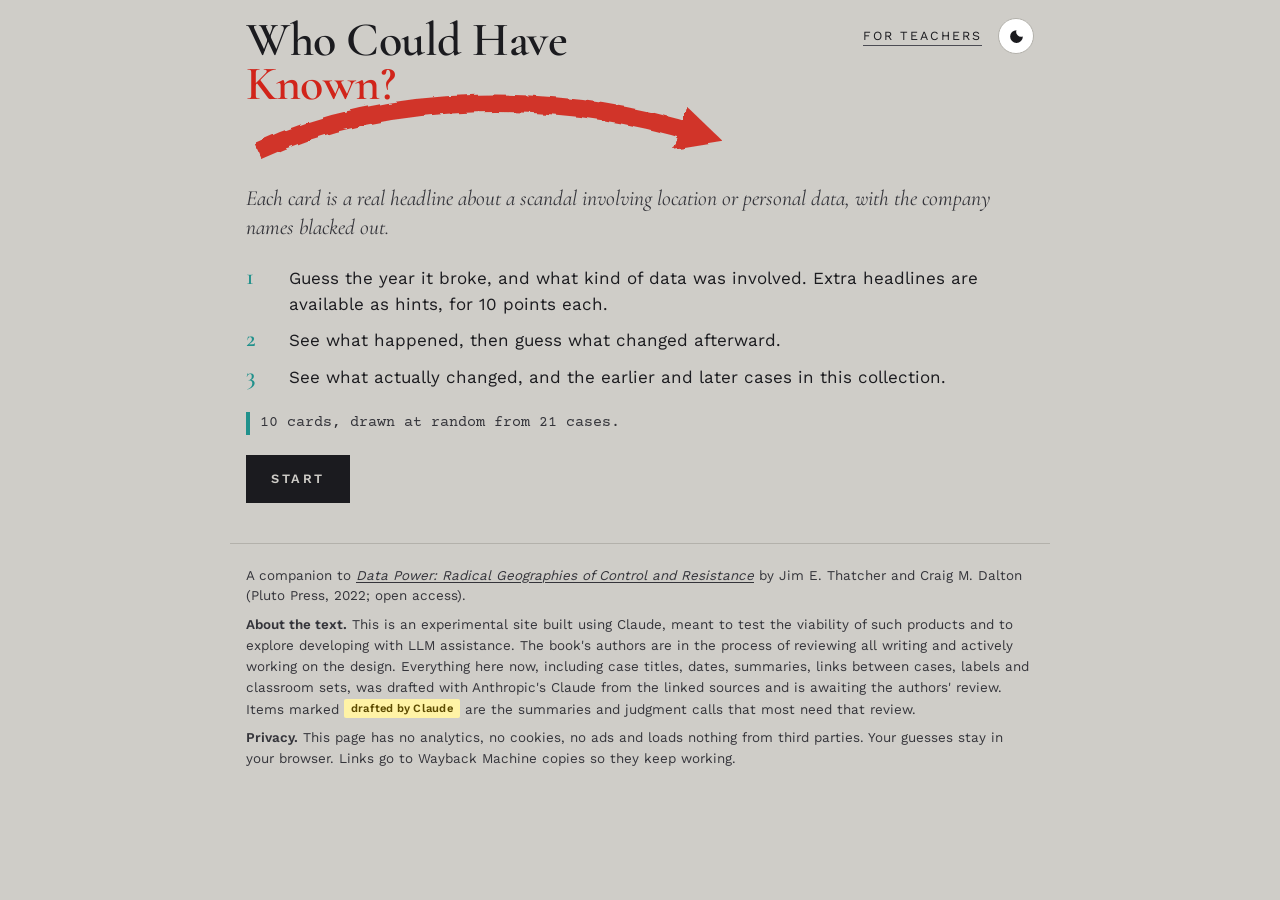
<file: index.html>
<!DOCTYPE html>
<html lang="en" data-theme="light">
<head>
  <meta charset="utf-8">
  <meta name="viewport" content="width=device-width, initial-scale=1">
  <title>Who Could Have Known?</title>
  <meta name="description" content="A trivia game about location-data scandals: guess the year, then guess what changed.">
  <meta name="theme-color" content="#ffffff">
  <link rel="icon" href="data:image/svg+xml,%3Csvg xmlns='http://www.w3.org/2000/svg' viewBox='0 0 32 32'%3E%3Crect width='32' height='32' rx='6' fill='%23ffffff'/%3E%3Crect x='6' y='10' width='20' height='4' fill='%23161412'/%3E%3Crect x='6' y='18' width='13' height='4' fill='%23161412'/%3E%3C/svg%3E">
  <meta http-equiv="Content-Security-Policy" content="default-src 'self'; script-src 'self'; style-src 'self' 'unsafe-inline'; img-src 'self' data:; font-src 'self'; connect-src 'self'; object-src 'none'; base-uri 'self'; form-action 'none'">
  <meta name="referrer" content="no-referrer">
  <link href="./css/style.css" rel="stylesheet">
  <link href="./css/debord.css" rel="stylesheet">
  <script src="./js/theme.js"></script>
</head>
<body>
  <svg width="0" height="0" style="position:absolute" aria-hidden="true" focusable="false">
    <filter id="tape" x="-5%" y="-20%" width="110%" height="140%"><feTurbulence type="fractalNoise" baseFrequency=".9 .08" numOctaves="2" seed="3" result="n"/><feDisplacementMap in="SourceGraphic" in2="n" scale="5"/></filter>
    <filter id="ink" x="-20%" y="-20%" width="140%" height="140%"><feTurbulence type="fractalNoise" baseFrequency=".035" numOctaves="3" seed="8" result="n"/><feDisplacementMap in="SourceGraphic" in2="n" scale="38"/></filter>
    <filter id="cut" filterUnits="userSpaceOnUse" x="-2000" y="-2000" width="6000" height="6000"><feTurbulence type="fractalNoise" baseFrequency=".06" numOctaves="2" seed="5" result="n"/><feDisplacementMap in="SourceGraphic" in2="n" scale="6"/></filter>
  </svg>
  <header class="masthead">
    <div class="masthead-row">
      <a class="wordmark" href="./">Who Could Have <span>Known?</span></a>
      <nav class="masthead-actions" aria-label="Site">
        <a href="./teach.html">For teachers</a>
        <button type="button" id="theme-toggle" class="icon-button" aria-label="Dark theme" aria-pressed="false">
          <svg viewBox="0 0 24 24" aria-hidden="true"><path d="M12 3a9 9 0 1 0 9 9 7 7 0 0 1-9-9z"/></svg>
        </button>
      </nav>
    </div>
    <svg class="arcs" viewBox="0 0 820 54" preserveAspectRatio="none" aria-hidden="true">
      <defs><linearGradient id="vir" x1="0" x2="1"><stop offset="0" stop-color="#440154"/><stop offset=".25" stop-color="#3b528b"/><stop offset=".5" stop-color="#21918c"/><stop offset=".75" stop-color="#5ec962"/><stop offset="1" stop-color="#fde725"/></linearGradient></defs>
      <path d="M8 46 Q 410 -6 812 24" stroke="url(#vir)" stroke-width="13" fill="none" stroke-linecap="round"/>
      <path d="M8 52 Q 300 22 540 44" stroke="url(#vir)" stroke-width="7" fill="none" stroke-linecap="round" opacity=".45"/>
    </svg>
    <svg class="naked-arrows" viewBox="0 0 820 92" aria-hidden="true">
      <defs><marker id="hd" viewBox="0 0 10 10" refX="4" refY="5" markerWidth="2.6" markerHeight="2.6" orient="auto"><path d="M0 0L10 5L0 10z" fill="currentColor"/></marker></defs>
      <g filter="url(#cut)" fill="none" stroke="currentColor" stroke-linecap="butt">
        <path d="M12 70 C 150 6, 330 8, 470 52" stroke-width="18" marker-end="url(#hd)"/>
        <path d="M300 84 C 380 30, 520 10, 640 40" stroke-width="15" marker-end="url(#hd)"/>
        <path d="M560 78 C 640 70, 700 48, 760 30" stroke-width="12" marker-end="url(#hd)"/>
      </g>
    </svg>
  </header>

  <div id="review-banner" class="review-banner" hidden>
    Review mode: draft fields, empty author slots and open verification items are shown.
    <a href="./">Leave review mode</a>
  </div>

  <main id="app">
    <p class="loading">Loading cases…</p>
    <noscript><p>This game needs JavaScript. The cases are also readable as data in <a href="./data/cases.json">data/cases.json</a>.</p></noscript>
  </main>
  <div id="status" class="visually-hidden" role="status"></div>

  <footer class="site-footer">
    <p>A companion to <a href="https://doi.org/10.2307/j.ctv249sg9w"><cite>Data Power: Radical Geographies of Control and Resistance</cite></a> by Jim E. Thatcher and Craig M. Dalton (Pluto Press, 2022; open access).</p>
    <p><strong>About the text.</strong> This is an experimental site built using Claude, meant to test the viability of such products and to explore developing with LLM assistance. The book's authors are in the process of reviewing all writing and actively working on the design. Everything here now, including case titles, dates, summaries, links between cases, labels and classroom sets, was drafted with Anthropic's Claude from the linked sources and is awaiting the authors' review. Items marked <span class="badge">drafted by Claude</span> are the summaries and judgment calls that most need that review.</p>
    <p><strong>Privacy.</strong> This page has no analytics, no cookies, no ads and loads nothing from third parties. Your guesses stay in your browser. Links go to Wayback Machine copies so they keep working.</p>
  </footer>

  <script src="./js/game.js"></script>
</body>
</html>
</file>
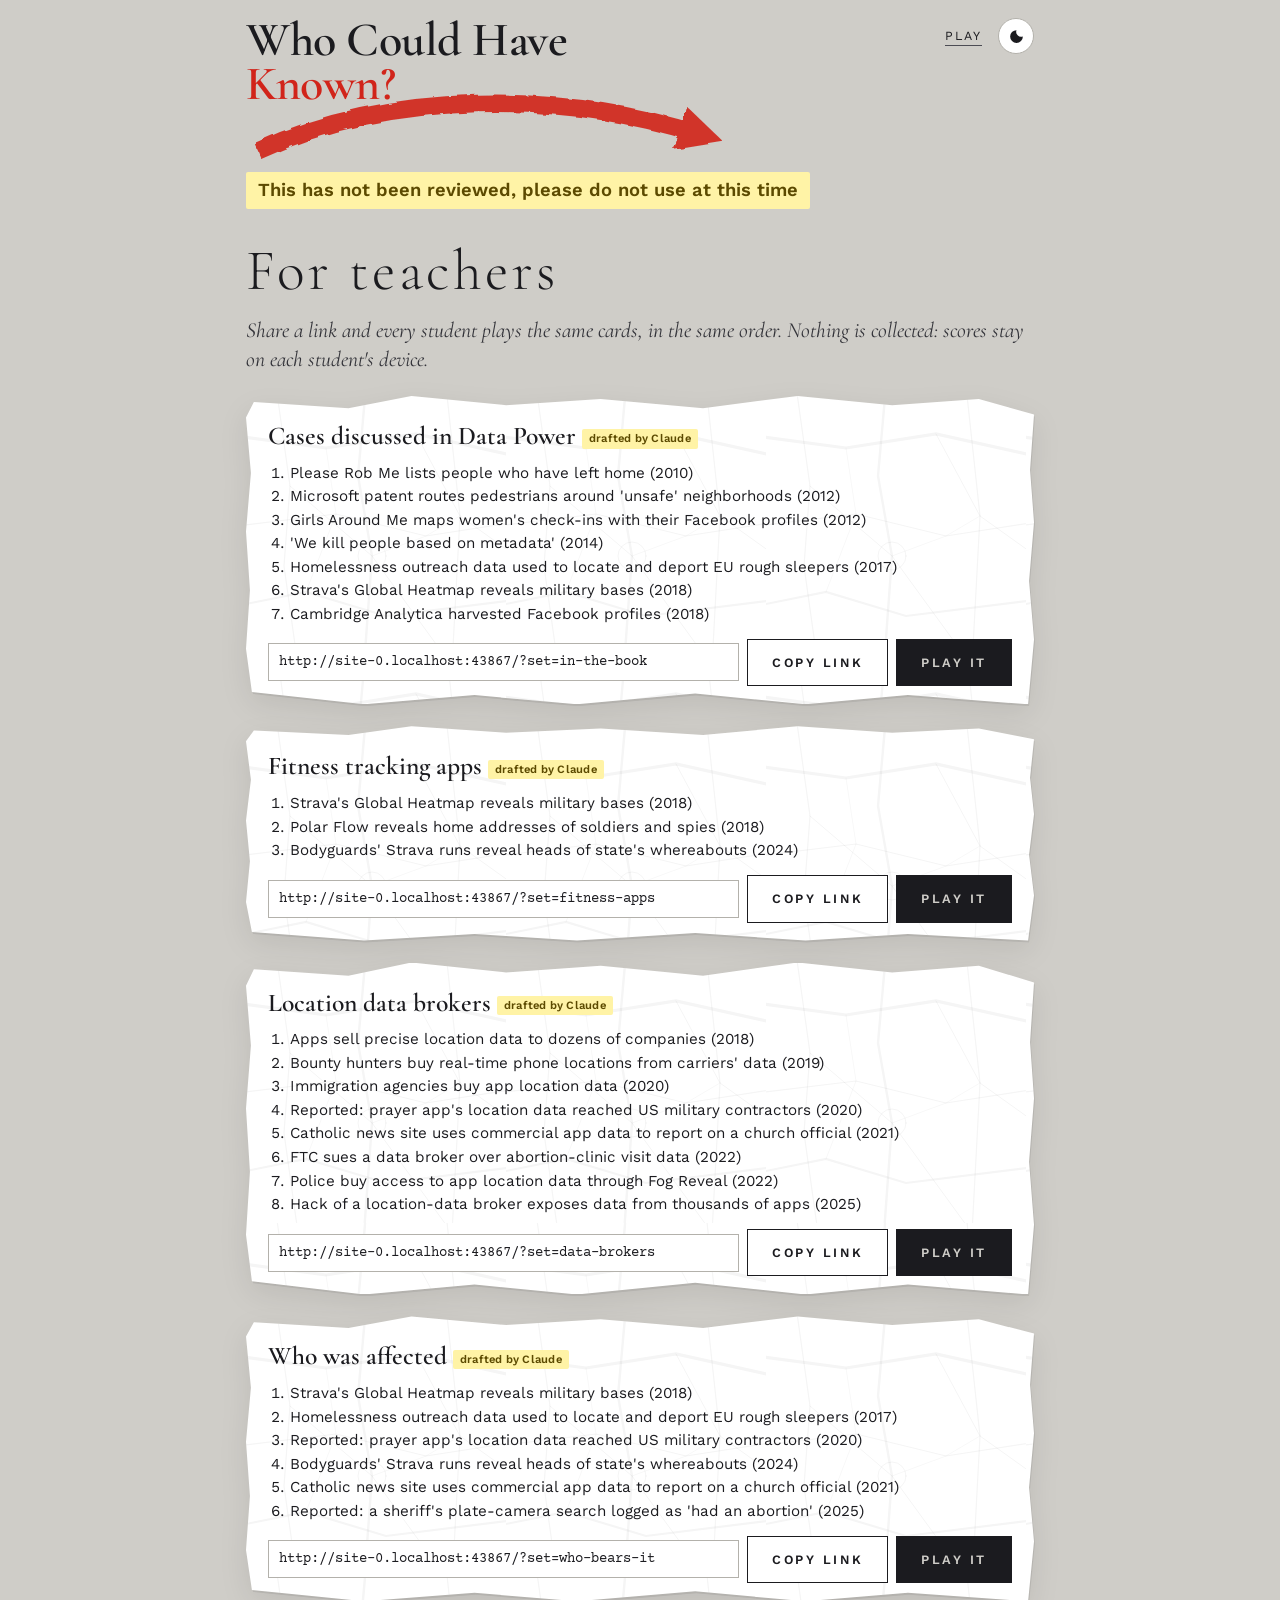
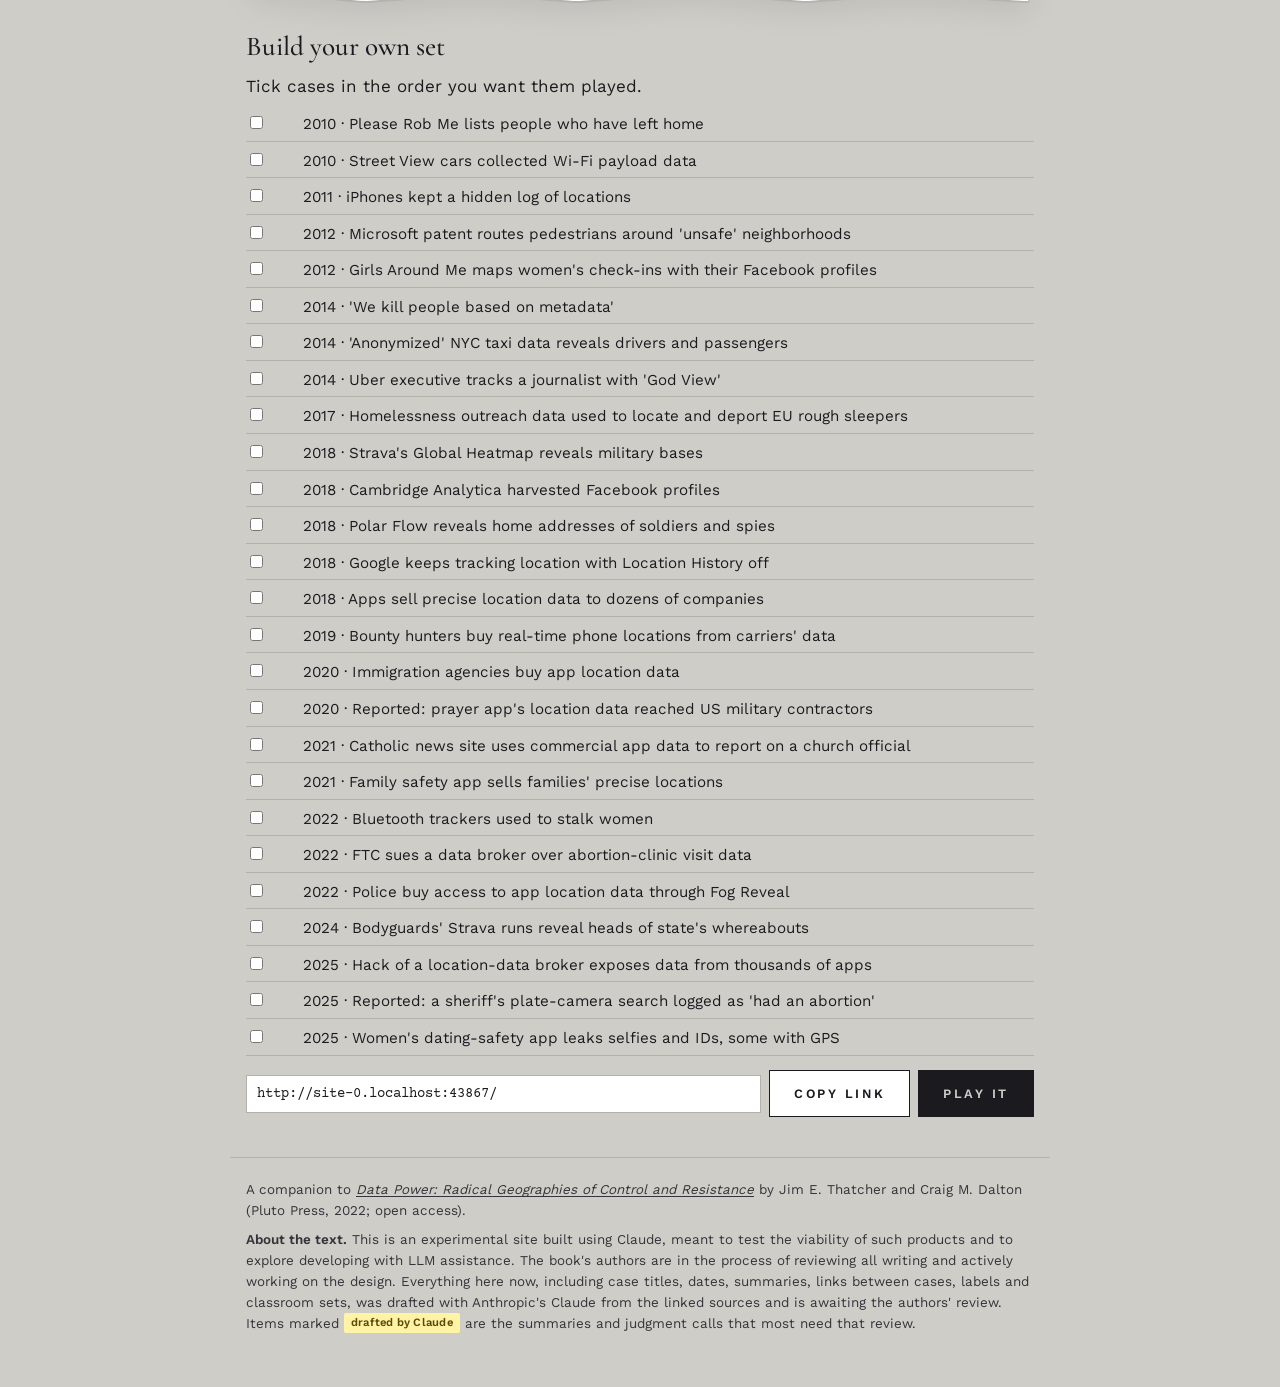
<file: teach.html>
<!DOCTYPE html>
<html lang="en" data-theme="light">
<head>
  <meta charset="utf-8">
  <meta name="viewport" content="width=device-width, initial-scale=1">
  <title>Who Could Have Known? · For teachers</title>
  <meta name="description" content="Pick a curated set of cases, or build your own, and share the link with a class.">
  <link rel="icon" href="data:image/svg+xml,%3Csvg xmlns='http://www.w3.org/2000/svg' viewBox='0 0 32 32'%3E%3Crect width='32' height='32' rx='6' fill='%23ffffff'/%3E%3Crect x='6' y='10' width='20' height='4' fill='%23161412'/%3E%3Crect x='6' y='18' width='13' height='4' fill='%23161412'/%3E%3C/svg%3E">
  <meta http-equiv="Content-Security-Policy" content="default-src 'self'; script-src 'self'; style-src 'self' 'unsafe-inline'; img-src 'self' data:; font-src 'self'; connect-src 'self'; object-src 'none'; base-uri 'self'; form-action 'none'">
  <meta name="referrer" content="no-referrer">
  <link href="./css/style.css" rel="stylesheet">
  <link href="./css/debord.css" rel="stylesheet">
  <script src="./js/theme.js"></script>
</head>
<body>
  <svg width="0" height="0" style="position:absolute" aria-hidden="true" focusable="false">
    <filter id="tape" x="-5%" y="-20%" width="110%" height="140%"><feTurbulence type="fractalNoise" baseFrequency=".9 .08" numOctaves="2" seed="3" result="n"/><feDisplacementMap in="SourceGraphic" in2="n" scale="5"/></filter>
    <filter id="ink" x="-20%" y="-20%" width="140%" height="140%"><feTurbulence type="fractalNoise" baseFrequency=".035" numOctaves="3" seed="8" result="n"/><feDisplacementMap in="SourceGraphic" in2="n" scale="38"/></filter>
    <filter id="cut" filterUnits="userSpaceOnUse" x="-2000" y="-2000" width="6000" height="6000"><feTurbulence type="fractalNoise" baseFrequency=".06" numOctaves="2" seed="5" result="n"/><feDisplacementMap in="SourceGraphic" in2="n" scale="6"/></filter>
  </svg>
  <header class="masthead">
    <div class="masthead-row">
      <a class="wordmark" href="./">Who Could Have <span>Known?</span></a>
      <nav class="masthead-actions" aria-label="Site">
        <a href="./">Play</a>
        <button type="button" id="theme-toggle" class="icon-button" aria-label="Dark theme" aria-pressed="false">
          <svg viewBox="0 0 24 24" aria-hidden="true"><path d="M12 3a9 9 0 1 0 9 9 7 7 0 0 1-9-9z"/></svg>
        </button>
      </nav>
    </div>
    <svg class="arcs" viewBox="0 0 820 54" preserveAspectRatio="none" aria-hidden="true">
      <defs><linearGradient id="vir" x1="0" x2="1"><stop offset="0" stop-color="#440154"/><stop offset=".25" stop-color="#3b528b"/><stop offset=".5" stop-color="#21918c"/><stop offset=".75" stop-color="#5ec962"/><stop offset="1" stop-color="#fde725"/></linearGradient></defs>
      <path d="M8 46 Q 410 -6 812 24" stroke="url(#vir)" stroke-width="13" fill="none" stroke-linecap="round"/>
      <path d="M8 52 Q 300 22 540 44" stroke="url(#vir)" stroke-width="7" fill="none" stroke-linecap="round" opacity=".45"/>
    </svg>
    <svg class="naked-arrows" viewBox="0 0 820 92" aria-hidden="true">
      <defs><marker id="hd" viewBox="0 0 10 10" refX="4" refY="5" markerWidth="2.6" markerHeight="2.6" orient="auto"><path d="M0 0L10 5L0 10z" fill="currentColor"/></marker></defs>
      <g filter="url(#cut)" fill="none" stroke="currentColor" stroke-linecap="butt">
        <path d="M12 70 C 150 6, 330 8, 470 52" stroke-width="18" marker-end="url(#hd)"/>
        <path d="M300 84 C 380 30, 520 10, 640 40" stroke-width="15" marker-end="url(#hd)"/>
        <path d="M560 78 C 640 70, 700 48, 760 30" stroke-width="12" marker-end="url(#hd)"/>
      </g>
    </svg>
    <p class="masthead-warn"><span class="badge badge-warn">This has not been reviewed, please do not use at this time</span></p>
  </header>

  <main id="teach">
    <section class="intro">
      <h1>For teachers</h1>
      <p class="lede">Share a link and every student plays the same cards, in the same order. Nothing is collected: scores stay on each student's device.</p>
    </section>
    <div id="sets"><p class="loading">Loading sets…</p></div>
    <section class="section">
      <h2>Build your own set</h2>
      <p class="prose">Tick cases in the order you want them played.</p>
      <div class="builder" id="builder"></div>
      <div class="copy-row"><input id="custom-url" readonly aria-label="Link to your custom set"><button class="btn secondary" id="custom-copy" type="button">Copy link</button><a class="btn" id="custom-play" href="./">Play it</a></div>
    </section>
  </main>

  <footer class="site-footer">
    <p>A companion to <a href="https://doi.org/10.2307/j.ctv249sg9w"><cite>Data Power: Radical Geographies of Control and Resistance</cite></a> by Jim E. Thatcher and Craig M. Dalton (Pluto Press, 2022; open access).</p>
    <p><strong>About the text.</strong> This is an experimental site built using Claude, meant to test the viability of such products and to explore developing with LLM assistance. The book's authors are in the process of reviewing all writing and actively working on the design. Everything here now, including case titles, dates, summaries, links between cases, labels and classroom sets, was drafted with Anthropic's Claude from the linked sources and is awaiting the authors' review. Items marked <span class="badge">drafted by Claude</span> are the summaries and judgment calls that most need that review.</p>
  </footer>

  <script src="./js/teach.js"></script>
</body>
</html>
</file>
<file: css/style.css>
/* Who Could Have Known?
   Two sources: the Data Power cover (white field, viridis, light letterspaced serif) and
   Debord & Jorn's "The Naked City" (cut-out map fragments joined by arrows).
   Viridis encodes time: older is purple, newer is yellow. Red is reserved for détournement marks and misses.
   Fonts are self-hosted (OFL); nothing loads from third parties. */

@font-face { font-family: "Cormorant Garamond"; font-weight: 300; font-style: normal; font-display: swap; src: url("../fonts/cormorant-garamond-latin-300-normal.woff2") format("woff2"); }
@font-face { font-family: "Cormorant Garamond"; font-weight: 500; font-style: normal; font-display: swap; src: url("../fonts/cormorant-garamond-latin-500-normal.woff2") format("woff2"); }
@font-face { font-family: "Cormorant Garamond"; font-weight: 600; font-style: normal; font-display: swap; src: url("../fonts/cormorant-garamond-latin-600-normal.woff2") format("woff2"); }
@font-face { font-family: "Cormorant Garamond"; font-weight: 400; font-style: italic; font-display: swap; src: url("../fonts/cormorant-garamond-latin-400-italic.woff2") format("woff2"); }
@font-face { font-family: "Work Sans"; font-weight: 400; font-style: normal; font-display: swap; src: url("../fonts/work-sans-latin-400-normal.woff2") format("woff2"); }
@font-face { font-family: "Work Sans"; font-weight: 500; font-style: normal; font-display: swap; src: url("../fonts/work-sans-latin-500-normal.woff2") format("woff2"); }
@font-face { font-family: "Work Sans"; font-weight: 600; font-style: normal; font-display: swap; src: url("../fonts/work-sans-latin-600-normal.woff2") format("woff2"); }
@font-face { font-family: "Courier Prime"; font-weight: 400; font-style: normal; font-display: swap; src: url("../fonts/courier-prime-latin-400-normal.woff2") format("woff2"); }
@font-face { font-family: "Courier Prime"; font-weight: 700; font-style: normal; font-display: swap; src: url("../fonts/courier-prime-latin-700-normal.woff2") format("woff2"); }

:root {
  --paper: #ffffff;
  --frag: #ffffff;
  --grid: rgba(27, 27, 31, .045);
  --ink: #1b1b1f;
  --ink-2: #45454d;
  --ink-3: #6b6b73;
  --rule: #e3e3e8;
  --bar: #1b1b1f;
  --mark: #c8261d;
  --mark-ink: #ffffff;
  --v1: #440154; --v2: #3b528b; --v3: #21918c; --v4: #5ec962; --v5: #fde725;
  --good: #1d7f7a;
  --near: #8a6d00;
  --shadow: 0 1px 0 rgba(0,0,0,.05), 2px 4px 0 rgba(0,0,0,.05), 0 14px 26px -20px rgba(0,0,0,.45);
  --draft-bg: #fff3a6;
  --draft-ink: #5c4a00;
  --focus: #3b528b;
  --serif: "Cormorant Garamond", "Iowan Old Style", Garamond, Georgia, serif;
  --sans: "Work Sans", system-ui, -apple-system, "Segoe UI", sans-serif;
  --mono: "Courier Prime", "Courier New", ui-monospace, monospace;
  --torn: polygon(0 5%, 7% 0, 38% 3%, 66% 0, 100% 4%, 98.5% 38%, 100% 74%, 96% 100%, 61% 97%, 27% 100%, 0 96%, 1.5% 52%);
}

:root[data-theme="dark"] {
  --paper: #121216;
  --frag: #1d1d23;
  --grid: rgba(255, 255, 255, .045);
  --ink: #ecebef;
  --ink-2: #c3c2ca;
  --ink-3: #9a99a3;
  --rule: #33333b;
  --bar: #ecebef;
  --mark: #ff6a5c;
  --mark-ink: #1a0b09;
  --v1: #7b3fa0;
  --good: #4fc1b8;
  --near: #f0c84a;
  --shadow: 0 1px 0 rgba(0,0,0,.4), 0 14px 26px -18px rgba(0,0,0,.8);
  --draft-bg: #3a3415;
  --draft-ink: #f3dc7a;
  --focus: #8fb4ff;
}

* { box-sizing: border-box; }
html { -webkit-text-size-adjust: 100%; }
body { margin: 0; background: var(--paper); color: var(--ink); font-family: var(--sans); font-size: 17px; line-height: 1.55; }
a { color: inherit; text-decoration-thickness: 1px; text-underline-offset: 2px; }
a:hover { color: var(--mark); }
:focus-visible { outline: 3px solid var(--focus); outline-offset: 2px; border-radius: 3px; }
.visually-hidden { position: absolute !important; width: 1px; height: 1px; overflow: hidden; clip: rect(0 0 0 0); white-space: nowrap; }

/* ---------- masthead ---------- */
.masthead { background: var(--paper); }
.masthead-row { max-width: 820px; margin: 0 auto; padding: 18px 16px 0; display: flex; align-items: center; justify-content: space-between; gap: 12px; }
.wordmark { font-family: var(--sans); font-weight: 600; font-size: 1.45rem; letter-spacing: .14em; text-transform: uppercase; line-height: 1.15; text-decoration: none; }
.wordmark span { color: var(--mark); }
.wordmark:hover { color: inherit; }
.masthead-actions { display: flex; align-items: center; gap: 16px; font-size: .78rem; letter-spacing: .16em; text-transform: uppercase; white-space: nowrap; }
.masthead-warn { max-width: 820px; margin: 0 auto; padding: 6px 16px 4px; }
.badge.badge-warn { font-size: 1.15rem; line-height: 1.35; padding: 6px 12px; white-space: normal; letter-spacing: 0; vertical-align: 0; }
.masthead-actions a { text-decoration: none; border-bottom: 1px solid var(--ink-3); }
.icon-button { width: 36px; height: 36px; display: inline-grid; place-items: center; border: 1px solid var(--rule); background: var(--paper); color: var(--ink); border-radius: 50%; cursor: pointer; }
.icon-button svg { width: 17px; height: 17px; fill: currentColor; }
.arcs { display: block; max-width: 820px; height: 54px; margin: 2px auto 0; padding: 0 16px; width: 100%; }

.review-banner { background: var(--draft-bg); color: var(--draft-ink); padding: 8px 16px; text-align: center; font-size: .88rem; }

main { max-width: 820px; margin: 0 auto; padding: 18px 16px 40px; }
.loading { color: var(--ink-3); }

/* ---------- intro ---------- */
.intro h1 { font-family: var(--serif); font-weight: 300; font-size: clamp(2.3rem, 7vw, 3.6rem); letter-spacing: .06em; line-height: 1.05; margin: 10px 0 14px; }
.intro .lede { font-family: var(--serif); font-style: italic; font-size: 1.35rem; line-height: 1.35; color: var(--ink-2); margin: 0 0 22px; }
.how { list-style: none; padding: 0; margin: 0 0 22px; display: grid; gap: 10px; }
.how li { display: grid; grid-template-columns: 2.2rem 1fr; gap: 8px; align-items: baseline; }
.how .n { font-family: var(--serif); font-weight: 600; font-size: 1.5rem; line-height: 1; color: var(--v3); }
.set-note { font-family: var(--mono); font-size: .92rem; color: var(--ink-2); border-left: 4px solid var(--v3); padding-left: 10px; }

/* ---------- buttons ---------- */
.btn { font: inherit; font-size: .8rem; font-weight: 600; letter-spacing: .2em; text-transform: uppercase; cursor: pointer; border: 1px solid var(--ink); background: var(--ink); color: var(--paper); padding: 13px 24px; border-radius: 0; }
.btn:hover { background: var(--mark); border-color: var(--mark); color: var(--mark-ink); }
.btn.secondary { background: transparent; color: var(--ink); }
.btn.secondary:hover { background: transparent; color: var(--mark); border-color: var(--mark); }
a.btn { text-decoration: none; display: inline-block; }
.btn-row { display: flex; flex-wrap: wrap; gap: 10px; align-items: center; margin-top: 20px; }
.link-button { font: inherit; font-family: var(--mono); font-size: .92rem; background: none; border: 0; padding: 4px 0; min-height: 32px; color: var(--ink-2); text-decoration: underline; cursor: pointer; }
.link-button:hover { color: var(--mark); }

/* ---------- progress ---------- */
.progress { display: flex; justify-content: space-between; align-items: baseline; font-family: var(--mono); font-size: .88rem; color: var(--ink-3); margin-bottom: 8px; }
.progress strong { color: var(--ink); }
.pips { display: flex; gap: 3px; margin-bottom: 20px; }
.pips span { flex: 1; height: 5px; background: var(--rule); }
.pips span.done { background: var(--ink-3); }
.pips span.now { background: var(--v3); }

/* ---------- fragments (cut-out map pieces) ---------- */
.frag {
  position: relative; background-color: var(--frag); clip-path: var(--torn);
  background-image:
    repeating-linear-gradient(0deg, transparent 0 23px, var(--grid) 23px 24px),
    repeating-linear-gradient(90deg, transparent 0 23px, var(--grid) 23px 24px);
}
.frag-wrap { filter: drop-shadow(1px 2px 0 rgba(0,0,0,.08)) drop-shadow(0 10px 14px rgba(0,0,0,.08)); }
:root[data-theme="dark"] .frag-wrap { filter: drop-shadow(0 8px 14px rgba(0,0,0,.6)); }

.clipping { margin: 0 0 16px; }
.clipping .frag { padding: 26px 28px 22px; border-left: 0; }
.clipping:nth-of-type(odd) .frag { transform: rotate(-.6deg); }
.clipping:nth-of-type(even) .frag { transform: rotate(.5deg); }
.clipping .kicker { font-family: var(--mono); font-size: .78rem; letter-spacing: .14em; text-transform: uppercase; color: var(--ink-3); margin: 0 0 8px; }
.clipping .headline { font-family: var(--serif); font-weight: 600; font-size: clamp(1.6rem, 5vw, 2.45rem); line-height: 1.12; margin: 0; }
.clipping + .clipping .headline { font-size: clamp(1.25rem, 3.8vw, 1.7rem); }
.clipping .meta { margin: 12px 0 0; font-family: var(--mono); font-size: .85rem; color: var(--ink-3); }
.redact { background: var(--bar); color: transparent; padding: 0 .12em; box-decoration-break: clone; -webkit-box-decoration-break: clone; user-select: none; }
.redact-hint { font-family: var(--serif); font-style: italic; font-size: 1.12rem; color: var(--ink-2); margin: 4px 0 12px; }

/* ---------- questions ---------- */
fieldset { border: 0; padding: 0; margin: 26px 0 0; min-width: 0; }
legend { font-size: .78rem; font-weight: 600; letter-spacing: .2em; text-transform: uppercase; margin-bottom: 8px; padding: 0; }
.year-wrap { display: grid; gap: 4px; }
.year-out { font-family: var(--serif); font-weight: 300; font-size: 4.2rem; letter-spacing: .05em; line-height: 1; }
input[type=range] { width: 100%; accent-color: var(--v3); }
.range-ends { display: flex; justify-content: space-between; font-family: var(--mono); font-size: .8rem; color: var(--ink-3); }

.choices { display: grid; gap: 8px; grid-template-columns: repeat(auto-fit, minmax(240px, 1fr)); }
.choice { display: flex; gap: 10px; align-items: center; cursor: pointer; border: 1px solid var(--rule); background: var(--paper); padding: 11px 13px; }
.choice:hover { border-color: var(--ink-3); }
.choice input { accent-color: var(--v3); width: 18px; height: 18px; flex: none; margin: 0; }
.choice:has(input:checked) { border-color: var(--v3); box-shadow: inset 5px 0 0 var(--v3); }
.choice.correct { border-color: var(--good); box-shadow: inset 5px 0 0 var(--good); }
.choice.wrong { border-color: var(--mark); box-shadow: inset 5px 0 0 var(--mark); }
.choice .tags { margin-left: auto; display: flex; flex-direction: column; align-items: flex-end; gap: 2px; }
.choice .tag { white-space: nowrap; font-family: var(--mono); font-size: .78rem; font-weight: 700; text-transform: uppercase; letter-spacing: .06em; }
.choice.correct .tag { color: var(--good); }
.choice.wrong .tag { color: var(--mark); }

/* ---------- reveal ---------- */
.result-line { display: flex; flex-wrap: wrap; gap: 6px 22px; margin: 4px 0 18px; font-family: var(--mono); font-size: .95rem; }
.result-line .pts { font-weight: 700; }
.hit { color: var(--good); } .near { color: var(--near); } .miss { color: var(--mark); }

.section { margin-top: 30px; }
.section h2 { font-family: var(--serif); font-weight: 500; font-size: 1.7rem; line-height: 1.15; margin: 0 0 10px; }
.section h3 { font-size: .75rem; font-weight: 600; letter-spacing: .2em; text-transform: uppercase; color: var(--ink-3); margin: 18px 0 6px; }
.prose { margin: 0 0 8px; }
.facts { display: grid; grid-template-columns: max-content 1fr; gap: 4px 16px; margin: 6px 0 0; font-size: .95rem; }
.facts dt { font-size: .75rem; letter-spacing: .16em; text-transform: uppercase; color: var(--ink-3); padding-top: .2em; }
.facts dd { margin: 0; }
.headline-title { font-family: var(--serif); font-weight: 500; font-size: 2rem; line-height: 1.12; margin: 6px 0 14px; }
.links-out { font-family: var(--mono); font-size: .82rem; color: var(--ink-3); }
.links-out ul, ul.links-out { padding-left: 18px; }

/* détourned heading: the press's word, struck through */
.detourne s { text-decoration: none; position: relative; color: var(--ink-3); margin-right: .3em; }
.detourne s::after { content: ""; position: absolute; left: -3%; right: -3%; top: 52%; height: 3px; background: var(--mark); transform: rotate(-3deg); }
.detourne em { font-style: italic; color: var(--mark); }

/* ---------- the chain: a Naked City of cases ---------- */
.chainmap { position: relative; margin-top: 12px; padding: 6px 0 4px; }
.chainmap .cols { position: relative; z-index: 1; display: grid; grid-template-columns: 1fr 1fr 1fr; gap: 26px 64px; align-items: center; }
.chainmap .col { display: grid; gap: 22px; align-content: center; }
.chainmap .node { font-size: .92rem; line-height: 1.35; padding: 13px 15px 12px; border-top: 6px solid var(--yr, var(--v3)); }
.chainmap .node b { display: block; font-family: var(--serif); font-weight: 600; font-size: 1.45rem; line-height: 1.05; margin-bottom: 2px; }
.chainmap .node.now { font-weight: 600; border-top-width: 10px; }
.chainmap .col-label { font-size: .7rem; letter-spacing: .2em; text-transform: uppercase; color: var(--ink-3); margin: 0 0 -12px; }
.chainmap .frag-wrap:nth-child(3n+1) .node { transform: rotate(-1.4deg); }
.chainmap .frag-wrap:nth-child(3n+2) .node { transform: rotate(1.1deg); }
.chainmap svg.arrows { position: absolute; inset: 0; width: 100%; height: 100%; overflow: visible; z-index: 0; pointer-events: none; }
@media (max-width: 640px) {
  .chainmap .cols { grid-template-columns: 1fr; gap: 28px; }
  .chainmap .col { justify-items: stretch; }
  .chainmap .col .frag-wrap, .chainmap .col-label { margin-left: 34px; }
}

.badge { display: inline-block; font-family: var(--sans); font-size: .7rem; font-weight: 600; letter-spacing: .02em; text-transform: none; background: var(--draft-bg); color: var(--draft-ink); border-radius: 2px; padding: 1px 7px; vertical-align: .14em; white-space: nowrap; }
.author-slot { border: 1px dashed var(--ink-3); padding: 10px 12px; color: var(--ink-3); font-family: var(--mono); font-size: .88rem; margin-top: 12px; }
.verify { background: var(--draft-bg); color: var(--draft-ink); padding: 10px 12px; font-size: .88rem; margin-top: 14px; }
.verify ul { margin: 4px 0 0; padding-left: 18px; }

/* ---------- end ---------- */
.kicker { font-size: .78rem; letter-spacing: .2em; text-transform: uppercase; color: var(--ink-3); margin: 0; }
.final-score { font-family: var(--serif); font-weight: 300; font-size: clamp(3.4rem, 12vw, 5.4rem); letter-spacing: .04em; line-height: 1; margin: 4px 0 6px; }
.final-score span { font-size: .4em; color: var(--ink-3); }
.share-grid { font-size: 1.35rem; letter-spacing: 2px; margin: 10px 0; }
.share-text { width: 100%; font: .9rem/1.4 var(--mono); padding: 10px; border: 1px solid var(--rule); background: var(--paper); color: var(--ink); resize: vertical; }
.recap { list-style: none; padding: 0; margin: 0; display: grid; gap: 0; }
.recap li { display: grid; grid-template-columns: 3.6rem 1fr auto; gap: 10px; align-items: baseline; padding: 7px 0 7px 10px; border-left: 5px solid var(--yr, var(--v3)); border-bottom: 1px solid var(--rule); }
.recap .yr { font-family: var(--serif); font-weight: 600; font-size: 1.2rem; }
.recap .pts { font-family: var(--mono); font-weight: 700; }

/* ---------- teacher page ---------- */
.set-card { margin-bottom: 22px; }
.set-card .frag { padding: 20px 22px 18px; }
.set-card h2 { font-family: var(--serif); font-weight: 600; margin: 0 0 6px; font-size: 1.6rem; }
.set-card ol { margin: 6px 0 12px; padding-left: 22px; font-size: .95rem; }
.copy-row { display: flex; gap: 8px; flex-wrap: wrap; align-items: center; }
.copy-row input { flex: 1 1 260px; min-width: 0; font: .85rem var(--mono); padding: 10px; border: 1px solid var(--rule); background: var(--paper); color: var(--ink); }
.builder { display: grid; gap: 4px; margin: 10px 0 14px; }
.builder label { display: flex; gap: 8px; align-items: baseline; font-size: .95rem; padding: 4px 0; border-bottom: 1px solid var(--rule); }
.builder .pts { font-family: var(--mono); font-weight: 700; color: var(--v2); min-width: 1.4em; }
:root[data-theme="dark"] .builder .pts { color: var(--v4); }

/* ---------- footer ---------- */
.site-footer { max-width: 820px; margin: 0 auto; padding: 22px 16px 44px; font-size: .84rem; color: var(--ink-2); border-top: 1px solid var(--rule); }
.site-footer p { margin: 0 0 8px; }

@media (max-width: 520px) {
  body { font-size: 16px; }
  .wordmark { font-size: 1.05rem; letter-spacing: .1em; }
  .clipping .frag { padding: 22px 18px 18px; }
  .masthead-actions { gap: 10px; letter-spacing: .1em; }
}

@media (prefers-reduced-motion: no-preference) {
  .reveal-in { animation: rise .35s ease-out; }
  @keyframes rise { from { opacity: 0; transform: translateY(6px); } to { opacity: 1; transform: none; } }
}

/* ---------- notices, disputes, lists ---------- */
.notice { font-family: var(--mono); font-size: .92rem; border-left: 4px solid var(--mark); padding: 6px 10px; margin: 0 0 16px; }
.disputed { font-family: var(--mono); font-size: .9rem; color: var(--mark); margin: 14px 0 0; }
ul.outcome-list { list-style: none; padding: 0; margin: 0; }
.frag :focus-visible { outline-offset: -3px; }
.clipping:focus { outline: none; }
.clipping:focus-visible .frag { box-shadow: inset 0 0 0 3px var(--focus); }
[data-focus]:focus { outline: none; }

/* Windows high contrast and other forced-colour modes: keep the bars visible as bars. */
@media (forced-colors: active) {
  .redact { forced-color-adjust: none; background: CanvasText; color: CanvasText; }
  .frag { clip-path: none; border: 1px solid CanvasText; }
  .badge { border: 1px solid CanvasText; }
}

.choice .tag.mine { color: var(--ink-2); }
</file>
<file: css/debord.css>
/* A Situationist layer, applied when <html> has class "debord".
   Sources: Debord & Jorn's "The Naked City" (1957: cut-up map pieces, fat red arrows),
   their "Mémoires" (1959: Jorn's ink blots over collage), the numbered theses of
   "The Society of the Spectacle" (1967), and the dérive itself. Purely visual: no new words. */

/* M1 · Map fragments: a street plan printed inside every fragment, and rougher cut edges */
.debord {
  --streets: url("data:image/svg+xml,%3Csvg xmlns='http://www.w3.org/2000/svg' width='260' height='260'%3E%3Cg fill='none' stroke='%231b1b1f' stroke-opacity='.045' stroke-linecap='round'%3E%3Cpath d='M-10 40 L80 52 L170 38 L270 60' stroke-width='3.2'/%3E%3Cpath d='M30 -10 L44 90 L38 170 L52 270' stroke-width='1.2'/%3E%3Cpath d='M120 -10 L112 80 L126 160 L118 270' stroke-width='2.4'/%3E%3Cpath d='M200 -10 L214 120 L206 270' stroke-width='1.2'/%3E%3Cpath d='M-10 130 L90 118 L180 140 L270 126' stroke-width='1.2'/%3E%3Cpath d='M-10 210 L60 196 L140 220 L270 204' stroke-width='2.2'/%3E%3Cpath d='M44 90 L126 160 L206 270' stroke-width='1'/%3E%3Cpath d='M170 38 L214 120 L270 160' stroke-width='1'/%3E%3Cpath d='M80 52 L90 118 L60 196' stroke-width='.8'/%3E%3Cpath d='M126 160 L180 140 L214 120' stroke-width='.8'/%3E%3Ccircle cx='126' cy='160' r='14' stroke-width='1'/%3E%3C/g%3E%3C/svg%3E");
  --torn-a: polygon(0 7%, 1% 2%, 13% 4%, 21% 0, 33% 3%, 45% 1%, 58% 4%, 70% 0, 82% 3%, 93% 1%, 100% 6%, 99.5% 24%, 100% 41%, 99.375% 60%, 100% 79%, 99.25% 100%, 84% 97%, 71% 100%, 57% 96.5%, 42% 100%, 29% 97%, 15% 100%, 0.75% 96%, 0 82%, 0.5% 63%, 0 44%, 0.625% 25%);
  --torn-b: polygon(0.5% 2%, 16% 5%, 27% 0, 41% 4%, 55% 0, 66% 5%, 79% 1%, 91% 4%, 100% 0, 99.25% 19%, 100% 36%, 99.5% 57%, 100% 74%, 99.5% 92%, 86% 100%, 74% 96%, 60% 100%, 47% 97%, 33% 100%, 21% 96%, 8% 100%, 0 93%, 0.75% 71%, 0 53%, 0.5% 33%, 0 15%);
}
:root.debord[data-theme="dark"].no-light-streets { --streets: url("data:image/svg+xml,%3Csvg xmlns='http://www.w3.org/2000/svg' width='260' height='260'%3E%3Cg fill='none' stroke='%23ecebef' stroke-opacity='.04' stroke-linecap='round'%3E%3Cpath d='M-10 40 L80 52 L170 38 L270 60' stroke-width='3.2'/%3E%3Cpath d='M30 -10 L44 90 L38 170 L52 270' stroke-width='1.2'/%3E%3Cpath d='M120 -10 L112 80 L126 160 L118 270' stroke-width='2.4'/%3E%3Cpath d='M200 -10 L214 120 L206 270' stroke-width='1.2'/%3E%3Cpath d='M-10 130 L90 118 L180 140 L270 126' stroke-width='1.2'/%3E%3Cpath d='M-10 210 L60 196 L140 220 L270 204' stroke-width='2.2'/%3E%3Cpath d='M44 90 L126 160 L206 270' stroke-width='1'/%3E%3Cpath d='M170 38 L214 120 L270 160' stroke-width='1'/%3E%3Ccircle cx='126' cy='160' r='14' stroke-width='1'/%3E%3C/g%3E%3C/svg%3E"); }
.debord .frag { background-image: var(--streets); background-size: 260px 260px; clip-path: var(--torn-a); }
.debord .frag-wrap:nth-of-type(even) .frag, .debord .clipping:nth-of-type(even) .frag { clip-path: var(--torn-b); background-position: 130px 70px; }
.debord .clipping .frag { padding: 30px 30px 26px; }

/* M2 · Naked City arrows: fat, red, overprinted (colour and filter set in game.js) */
.debord .chainmap svg.arrows path[stroke] { mix-blend-mode: multiply; }
:root.debord[data-theme="dark"] .chainmap svg.arrows path[stroke] { mix-blend-mode: normal; }

/* M3 · Dérive: the progress bar becomes a wandering route through the round */
.derive { display: none; }
.debord .pips { display: none; }
.debord .derive { display: block; width: 100%; height: 46px; margin: -2px 0 14px; overflow: visible; }
.derive .route { fill: none; stroke: var(--mark); stroke-width: 3; stroke-dasharray: 2 7; stroke-linecap: round; }
.derive .walked { fill: none; stroke: var(--mark); stroke-width: 4; stroke-linecap: round; stroke-linejoin: round; }
.derive circle { fill: var(--paper); stroke: var(--ink-3); stroke-width: 1.5; }
.derive circle.done { fill: var(--mark); stroke: var(--mark); }
.derive circle.now { fill: var(--mark); stroke: var(--paper); stroke-width: 3; r: 8; }

/* M4 · Theses: each card carries its number, like the numbered paragraphs of The Society of the Spectacle */
.thesis-no { display: none; }
.debord .thesis-no { display: block; font-family: var(--serif); font-weight: 300; font-size: 7rem; line-height: .8; color: var(--ink); opacity: .16; position: absolute; right: -24px; margin-top: -34px; pointer-events: none; z-index: 2; mix-blend-mode: multiply; font-size: 9rem; }
.debord main { position: relative; }
.debord .clipping { position: relative; z-index: 1; }

/* M6 · Redactions as torn black tape */
.debord .redact { filter: url(#tape); padding: 0 .2em; margin: 0 -.05em; }

/* M7 · Collage: chain fragments scatter and overlap like pasted pieces */
.debord .chainmap .cols { gap: 18px 120px; }
.debord .chainmap .col { gap: 8px; }
.debord .chainmap .frag-wrap:nth-child(3n+1) .node { transform: rotate(-3deg) translateX(-6px); }
.debord .chainmap .frag-wrap:nth-child(3n+2) .node { transform: rotate(2.4deg) translateX(10px); }
.debord .chainmap .frag-wrap:nth-child(3n) .node { transform: rotate(-1deg) translateX(2px); }
.debord .chainmap .node.now { transform: rotate(1.5deg) scale(1.06); }


/* ---------- gray ground, red arrows (second pass) ---------- */
/* A mid-gray ground: the white map fragments read as pieces cut and laid down on it. */
:root.debord {
  --paper: #cfcdc8;
  --ink-2: #34343a;
  --ink-3: #4c4c54;
  --rule: #b3b1ab;
  --mark: #d1241a;
}
/* Dark mode: charcoal ground; the white fragments and answer slips keep dark ink (picked option 1C). */
:root.debord[data-theme="dark"] { --paper: #34343a; --frag: #ffffff; --ink: #f1f0ec; --ink-2: #d9d8d3; --ink-3: #b9b8b2; --rule: #56565e; --bar: #111114; --mark: #ff4b3e; --grid: rgba(27, 27, 31, .045); }
:root.debord[data-theme="dark"] .frag,
:root.debord[data-theme="dark"] .choice,
:root.debord[data-theme="dark"] .btn.secondary,
:root.debord[data-theme="dark"] .share-text,
:root.debord[data-theme="dark"] .copy-row input,
:root.debord[data-theme="dark"] .icon-button { --ink: #1b1b1f; --ink-2: #34343a; --ink-3: #55555c; color: #1b1b1f; }
:root.debord[data-theme="dark"] .btn { background: #f1f0ec; color: #1b1b1f; border-color: #f1f0ec; }
:root.debord[data-theme="dark"] .btn:hover { background: var(--mark); border-color: var(--mark); color: #1b1b1f; }
.debord .choice, .debord .share-text, .debord .copy-row input, .debord .icon-button { background: var(--frag); }
.debord .btn.secondary { background: var(--frag); }

/* The header: viridis arcs give way to overlapping Naked City arrows. */
.naked-arrows { display: none; }
.debord .arcs { display: none; }
.debord .naked-arrows { display: block; max-width: 820px; width: 100%; height: 92px; margin: -6px auto -10px; padding: 0 16px; color: var(--mark); overflow: visible; }
.debord .naked-arrows path[stroke-width] { mix-blend-mode: multiply; opacity: .9; }
:root.debord[data-theme="dark"] .naked-arrows path[stroke-width] { mix-blend-mode: screen; }

/* Chain arrows ride over the fragments, overprinting where they cross. */
.debord .chainmap svg.arrows { z-index: 2; }
.debord .chainmap svg.arrows path[stroke] { opacity: .9; }
@media (max-width: 640px) {
  .debord .chainmap .col { gap: 16px; }
  .debord .chainmap .col-label { margin: 0 0 -4px 52px; position: relative; z-index: 3; }
  .debord .chainmap .col .frag-wrap { margin-left: 52px; }
  .debord .chainmap .frag-wrap .node { transform: rotate(-1deg); }
  .debord .chainmap .frag-wrap:nth-child(even) .node { transform: rotate(1deg); }
  .debord .chainmap .node.now { transform: rotate(.6deg); }
}

/* ---------- masthead (picked option 2B: Bulletin) ---------- */
/* Tall two-line serif title, after the Internationale Situationniste bulletin mockup; one big red arrow swept beneath. */
:root.debord .wordmark { font-family: var(--serif); font-weight: 600; text-transform: none; letter-spacing: -.01em; font-size: 3rem; line-height: .92; }
:root.debord .wordmark span { display: block; color: var(--mark); }
:root.debord .masthead-row { position: relative; z-index: 1; align-items: flex-start; }
:root.debord .naked-arrows { height: 96px; margin-top: -26px; position: relative; z-index: 0; pointer-events: none; }
:root.debord .naked-arrows path[stroke-width]:not(:first-child) { display: none; }
@media (max-width: 520px) {
  :root.debord .wordmark { font-size: 1.75rem; }
  :root.debord .naked-arrows { height: 70px; margin-top: -18px; }
}

/* ---------- redactions (picked option 4C: red tape, darkened toward the gray ground) ---------- */
:root.debord { --tape: #a8352e; }
:root.debord .redact { background: var(--tape); }

/* ---------- progress (picked option 5C: a growing Naked City arrow on an S-shaped route) ---------- */
:root.debord .derive { display: none; }
.grow { display: none; }
:root.debord .grow { display: block; width: 100%; height: 48px; margin: -4px 0 10px; overflow: visible; }
.grow .track { stroke: var(--ink-3); stroke-opacity: .55; stroke-width: 3; stroke-dasharray: 2 8; fill: none; stroke-linecap: round; }
.grow .fat { stroke: var(--mark); stroke-width: 13; fill: none; stroke-linejoin: round; }

/* ---------- year slider (picked option 6B ruler, with the light serif numeral) ---------- */
/* A ruler with a tick per year and a red marker. */
:root.debord input[type=range] {
  -webkit-appearance: none; appearance: none; height: 30px; background: transparent; cursor: pointer;
}
:root.debord input[type=range]::-webkit-slider-runnable-track {
  height: 18px; background:
    linear-gradient(var(--ink), var(--ink)) 0 100% / 100% 2px no-repeat,
    repeating-linear-gradient(90deg, var(--ink) 0 1.5px, transparent 1.5px calc((100% - 1.5px) / 18)) 0 100% / 100% 10px no-repeat;
}
:root.debord input[type=range]::-moz-range-track {
  height: 18px; background:
    linear-gradient(var(--ink), var(--ink)) 0 100% / 100% 2px no-repeat,
    repeating-linear-gradient(90deg, var(--ink) 0 1.5px, transparent 1.5px calc((100% - 1.5px) / 18)) 0 100% / 100% 10px no-repeat;
}
:root.debord input[type=range]::-webkit-slider-thumb {
  -webkit-appearance: none; width: 14px; height: 30px; margin-top: -6px; background: var(--mark); border: 0; clip-path: polygon(0 0, 100% 0, 100% 70%, 50% 100%, 0 70%);
}
:root.debord input[type=range]::-moz-range-thumb {
  width: 14px; height: 30px; background: var(--mark); border: 0; border-radius: 0;
}
:root.debord input[type=range]:focus-visible { outline: 3px solid var(--focus); outline-offset: 4px; }

/* ---------- answer choices (picked option 7A: clean boxes, red selection) ---------- */
:root.debord .choice:has(input:checked) { border-color: var(--mark); box-shadow: inset 5px 0 0 var(--mark); }
:root.debord .choice input { accent-color: var(--mark); }

/* ---------- chain map (picked option 8B: all-red Naked City) ---------- */
:root.debord .chainmap .node { border-top: 0; padding-top: 16px; }
:root.debord .chainmap .node b { font-family: var(--mono); font-weight: 700; font-size: 1.25rem; color: var(--mark); }
:root.debord .chainmap .frag-wrap:nth-child(3n+1) .node { transform: rotate(-4deg) translate(-10px, 6px); }
:root.debord .chainmap .frag-wrap:nth-child(3n+2) .node { transform: rotate(3.2deg) translate(14px, -6px); }
:root.debord .chainmap .node.now { transform: rotate(1.8deg) scale(1.08); box-shadow: 0 0 0 3px var(--ink) inset; }
:root.debord .chainmap .col-label { position: relative; z-index: 3; margin-bottom: 4px; }

/* ---------- answers as map fragments (all guesses and answer tiles) ---------- */
/* A gentler cut than the headline: ragged top and bottom, nearly straight sides. */
:root.debord {
  --torn-slip: polygon(0 8%, 6% 2%, 17% 6%, 29% 0, 42% 5%, 56% 1%, 69% 6%, 83% 0, 94% 5%, 100% 2%, 99.7% 50%, 100% 97%, 89% 100%, 76% 94%, 62% 99%, 48% 95%, 34% 100%, 21% 95%, 8% 100%, 0 95%, .3% 50%);
}
:root.debord .choice {
  border: 0; background-color: var(--frag); background-image: var(--streets); background-size: 260px 260px;
  clip-path: var(--torn-slip); padding: 14px 15px;
}
:root.debord .choices .choice:nth-child(even) { background-position: 130px 60px; transform: rotate(.3deg); }
:root.debord .choices .choice:nth-child(odd) { transform: rotate(-.3deg); }
:root.debord .choice:has(input:checked) { box-shadow: inset 6px 0 0 var(--mark); }
:root.debord .choice.correct { box-shadow: inset 6px 0 0 var(--good); }
:root.debord .choice.wrong { box-shadow: inset 6px 0 0 var(--mark); }
:root.debord .choice:has(input:focus-visible) { box-shadow: inset 0 0 0 3px var(--focus); }
</file>
